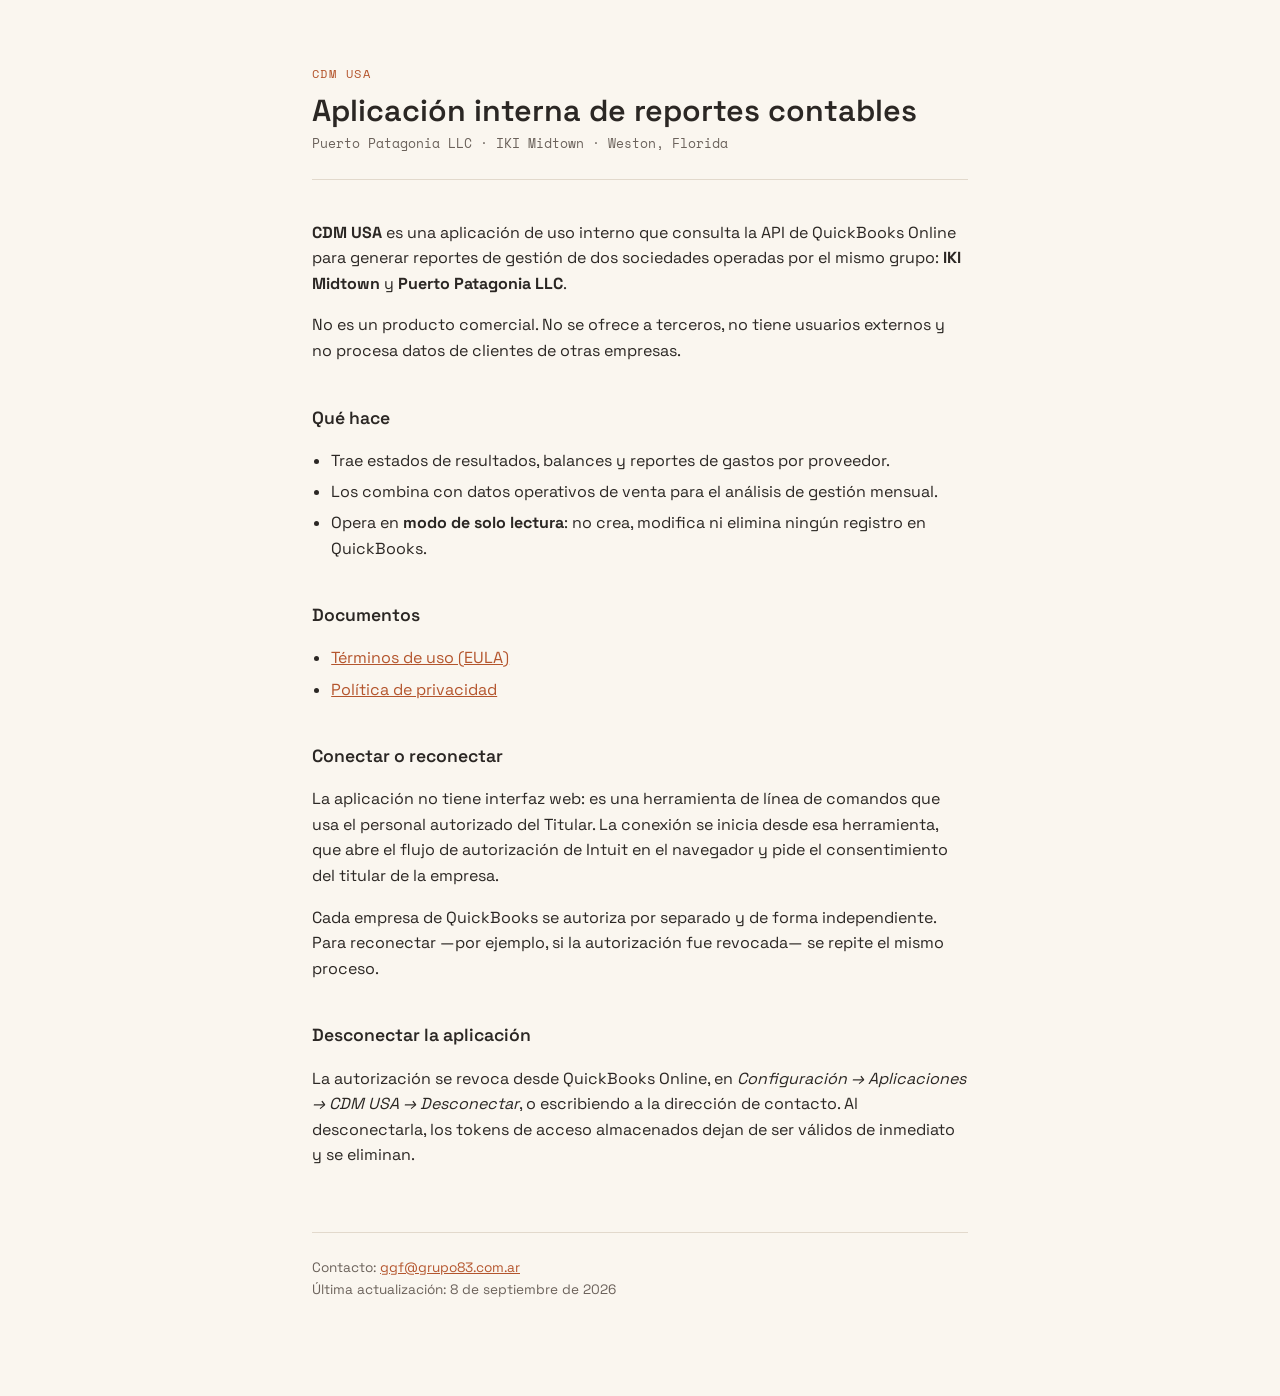
<file: index.html>
<!doctype html><html lang="es"><head>
<meta charset="utf-8">
<meta name="viewport" content="width=device-width,initial-scale=1">
<link rel="preconnect" href="https://fonts.googleapis.com">
<link rel="preconnect" href="https://fonts.gstatic.com" crossorigin>
<link href="https://fonts.googleapis.com/css2?family=Space+Grotesk:wght@400;600&family=Space+Mono:wght@400;700&display=swap" rel="stylesheet">
<link rel="stylesheet" href="./base.css">
<title>CDM USA</title>
</head><body><div class="wrap">
<header>
  <div class="marca">CDM USA</div>
  <h1>Aplicación interna de reportes contables</h1>
  <div class="fecha">Puerto Patagonia LLC · IKI Midtown · Weston, Florida</div>
</header>

<p><strong>CDM USA</strong> es una aplicación de uso interno que consulta la
API de QuickBooks Online para generar reportes de gestión de dos sociedades operadas
por el mismo grupo: <strong>IKI Midtown</strong> y <strong>Puerto Patagonia LLC</strong>.</p>

<p>No es un producto comercial. No se ofrece a terceros, no tiene usuarios externos y
no procesa datos de clientes de otras empresas.</p>

<h2>Qué hace</h2>
<ul>
  <li>Trae estados de resultados, balances y reportes de gastos por proveedor.</li>
  <li>Los combina con datos operativos de venta para el análisis de gestión mensual.</li>
  <li>Opera en <strong>modo de solo lectura</strong>: no crea, modifica ni elimina
      ningún registro en QuickBooks.</li>
</ul>

<h2>Documentos</h2>
<ul>
  <li><a href="./eula.html">Términos de uso (EULA)</a></li>
  <li><a href="./privacy.html">Política de privacidad</a></li>
</ul>

<h2>Conectar o reconectar</h2>
<p>La aplicación no tiene interfaz web: es una herramienta de línea de comandos que
usa el personal autorizado del Titular. La conexión se inicia desde esa herramienta,
que abre el flujo de autorización de Intuit en el navegador y pide el consentimiento
del titular de la empresa.</p>
<p>Cada empresa de QuickBooks se autoriza por separado y de forma independiente. Para
reconectar —por ejemplo, si la autorización fue revocada— se repite el mismo proceso.</p>

<h2>Desconectar la aplicación</h2>
<p>La autorización se revoca desde QuickBooks Online, en
<em>Configuración → Aplicaciones → CDM USA → Desconectar</em>, o escribiendo
a la dirección de contacto. Al desconectarla, los tokens de acceso almacenados dejan de
ser válidos de inmediato y se eliminan.</p>

<footer>
  Contacto: <a href="mailto:ggf@grupo83.com.ar">ggf@grupo83.com.ar</a><br>
  Última actualización: 8 de septiembre de 2026
</footer>
</div></body></html>
</file>
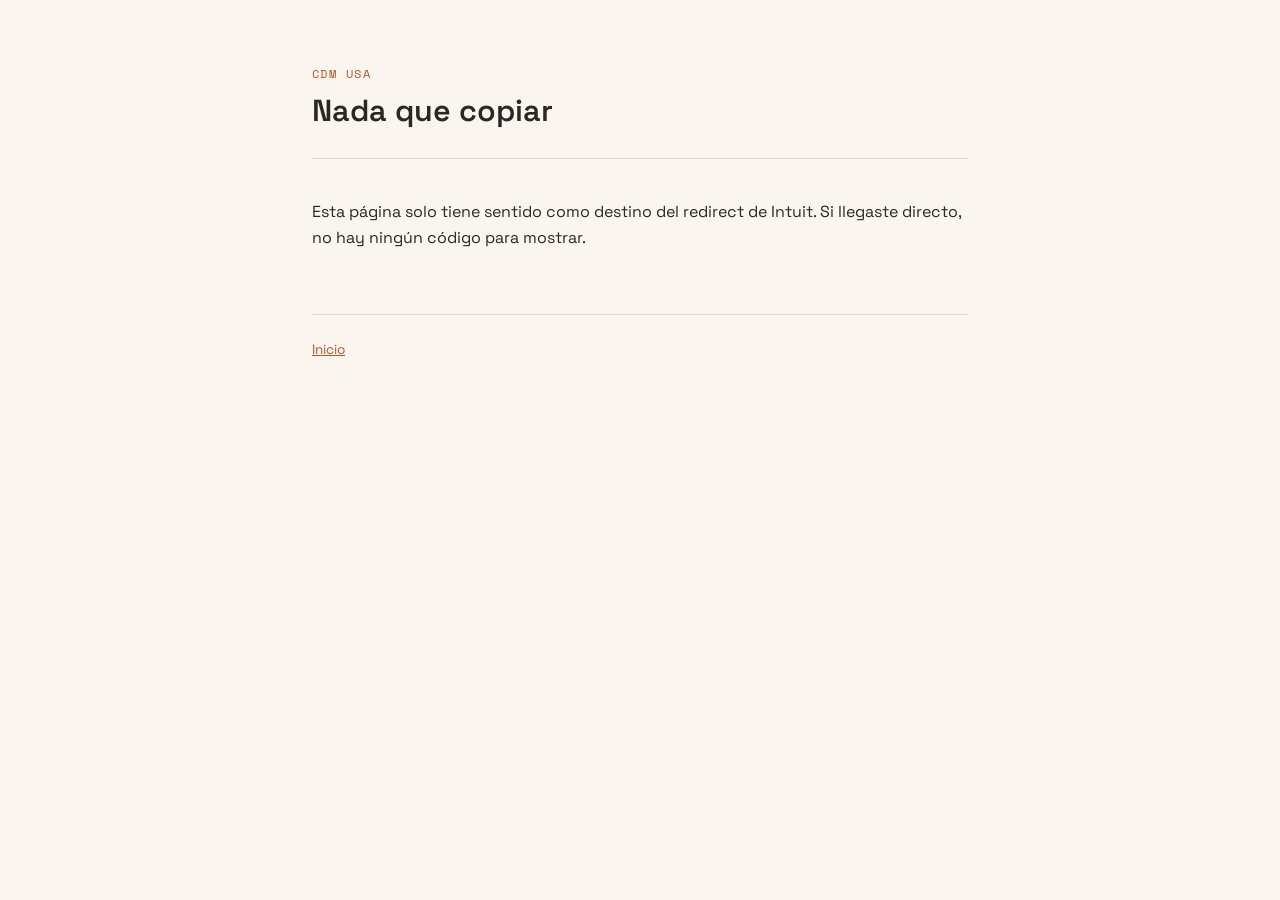
<file: callback.html>
<!doctype html><html lang="es"><head>
<meta charset="utf-8">
<meta name="viewport" content="width=device-width,initial-scale=1">
<link rel="preconnect" href="https://fonts.googleapis.com">
<link rel="preconnect" href="https://fonts.gstatic.com" crossorigin>
<link href="https://fonts.googleapis.com/css2?family=Space+Grotesk:wght@400;600&family=Space+Mono:wght@400;700&display=swap" rel="stylesheet">
<link rel="stylesheet" href="./base.css">
<title>Autorización recibida — CDM USA</title>
<style>
  .caja{border:1px solid var(--linea);background:#fffdf9;border-radius:6px;
    padding:1.1rem;margin:1rem 0}
  .rot{font-family:"Space Mono",monospace;font-size:.7rem;letter-spacing:.1em;
    text-transform:uppercase;color:var(--tenue);margin-bottom:.4rem}
  .val{font-family:"Space Mono",monospace;font-size:.9rem;word-break:break-all;
    line-height:1.5}
  button{font-family:"Space Grotesk",sans-serif;font-size:.9rem;cursor:pointer;
    background:var(--terracota);color:#fff;border:0;border-radius:5px;
    padding:.7rem 1.3rem;margin-top:.5rem}
  button:hover{opacity:.9}
  .err{color:var(--terracota);font-weight:600}
</style>
</head><body><div class="wrap">
<header>
  <div class="marca">CDM USA</div>
  <h1 id="titulo">Autorización recibida</h1>
  <div class="fecha" id="sub">Copiá el bloque de abajo y pegalo en la terminal</div>
</header>
<div id="salida"></div>
<footer><a href="./index.html">Inicio</a></footer>
</div>
<script>
(function(){
  var p = new URLSearchParams(location.search);
  var code = p.get('code'), realm = p.get('realmId'), state = p.get('state');
  var out = document.getElementById('salida');
  var sub = document.getElementById('sub');
  function caja(rot, val){
    return '<div class="caja"><div class="rot">'+rot+'</div><div class="val">'+
      String(val).replace(/[<>&]/g, function(c){
        return {'<':'&lt;','>':'&gt;','&':'&amp;'}[c];}) + '</div></div>';
  }
  if (p.get('error')) {
    document.getElementById('titulo').textContent = 'La autorización falló';
    sub.hidden = true;
    out.innerHTML = '<p class="err">Intuit devolvió: ' + p.get('error') + '</p>' +
      '<p>Volvé a correr el comando de autorización e intentá de nuevo.</p>';
    return;
  }
  if (!code) {
    document.getElementById('titulo').textContent = 'Nada que copiar';
    sub.hidden = true;
    out.innerHTML = '<p>Esta página solo tiene sentido como destino del redirect de ' +
      'Intuit. Si llegaste directo, no hay ningún código para mostrar.</p>';
    return;
  }
  out.innerHTML =
    caja('Sociedad (state)', state || '—') +
    caja('Realm ID (empresa)', realm || '—') +
    caja('Código de autorización', code) +
    '<p>El código vence en pocos minutos y sirve una sola vez.</p>' +
    '<button id="copiar">Copiar la URL completa</button>' +
    '<div id="aviso" class="fecha" style="margin-top:.6rem"></div>';
  document.getElementById('copiar').onclick = function(){
    navigator.clipboard.writeText(location.href).then(function(){
      document.getElementById('aviso').textContent = 'Copiado. Pegalo en la terminal.';
    }, function(){
      document.getElementById('aviso').textContent =
        'No se pudo copiar solo: copiá la barra de direcciones a mano.';
    });
  };
})();
</script>
</body></html>
</file>
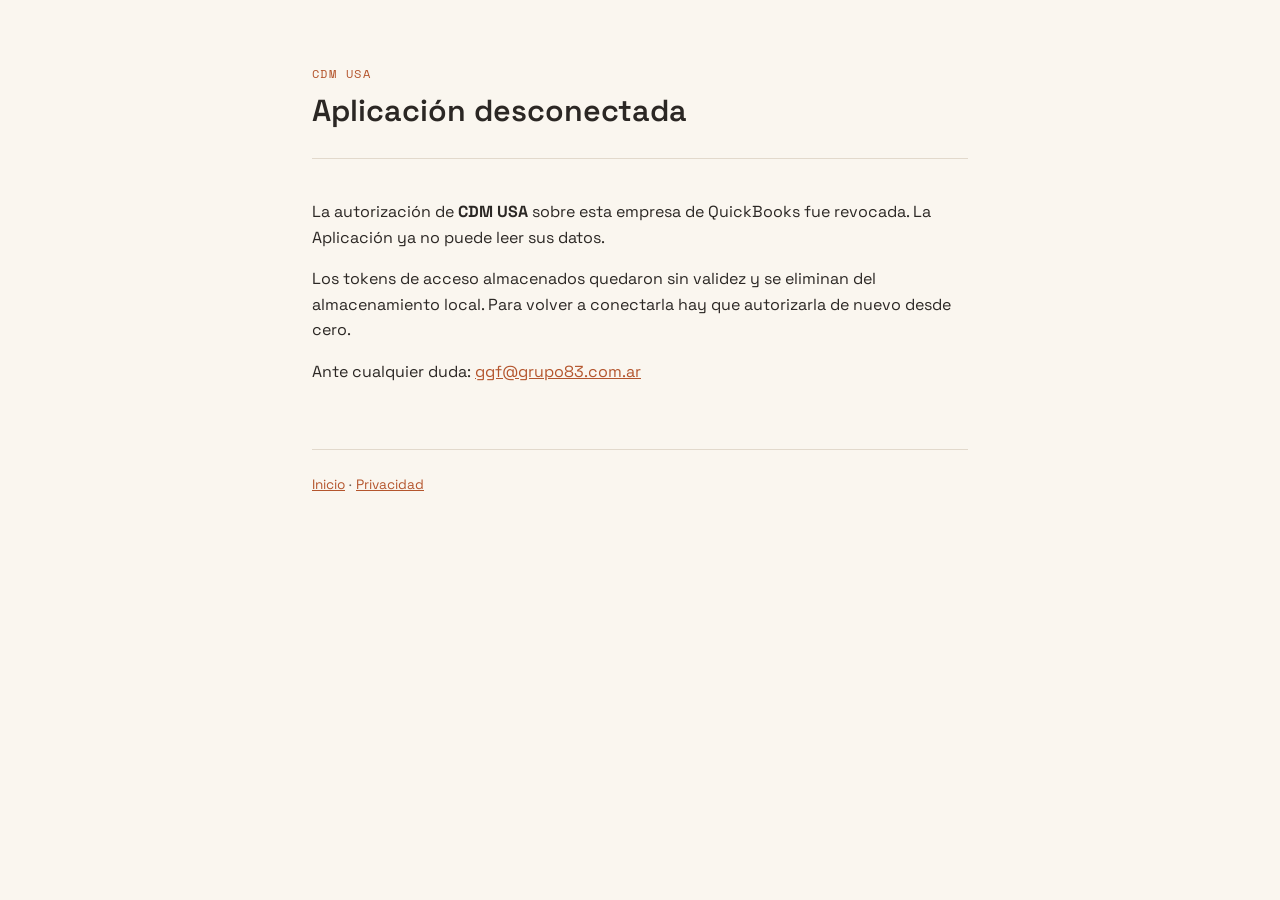
<file: disconnect.html>
<!doctype html><html lang="es"><head>
<meta charset="utf-8">
<meta name="viewport" content="width=device-width,initial-scale=1">
<link rel="preconnect" href="https://fonts.googleapis.com">
<link rel="preconnect" href="https://fonts.gstatic.com" crossorigin>
<link href="https://fonts.googleapis.com/css2?family=Space+Grotesk:wght@400;600&family=Space+Mono:wght@400;700&display=swap" rel="stylesheet">
<link rel="stylesheet" href="./base.css">
<title>Desconectar — CDM USA</title>
</head><body><div class="wrap">
<header>
  <div class="marca">CDM USA</div>
  <h1>Aplicación desconectada</h1>
</header>
<p>La autorización de <strong>CDM USA</strong> sobre esta empresa de QuickBooks
fue revocada. La Aplicación ya no puede leer sus datos.</p>
<p>Los tokens de acceso almacenados quedaron sin validez y se eliminan del almacenamiento
local. Para volver a conectarla hay que autorizarla de nuevo desde cero.</p>
<p>Ante cualquier duda: <a href="mailto:ggf@grupo83.com.ar">ggf@grupo83.com.ar</a></p>
<footer><a href="./index.html">Inicio</a> · <a href="./privacy.html">Privacidad</a></footer>
</div></body></html>
</file>
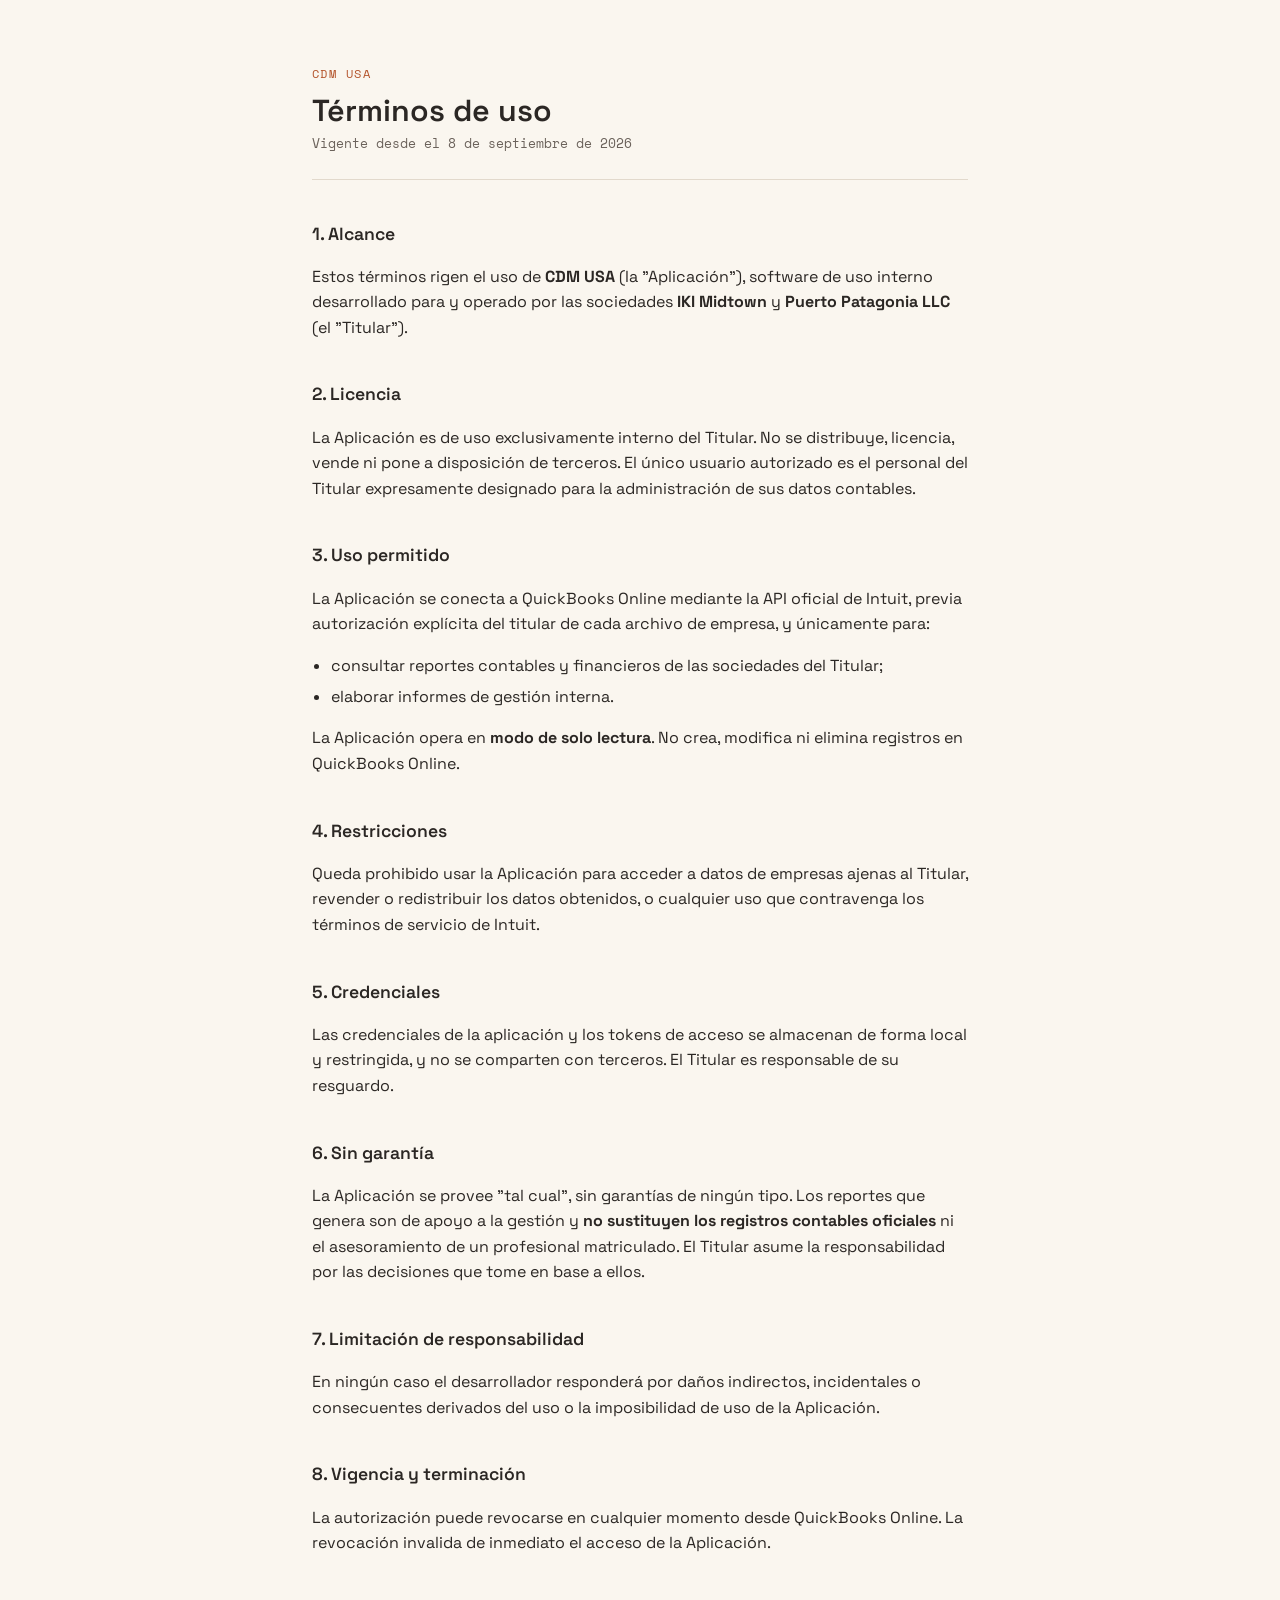
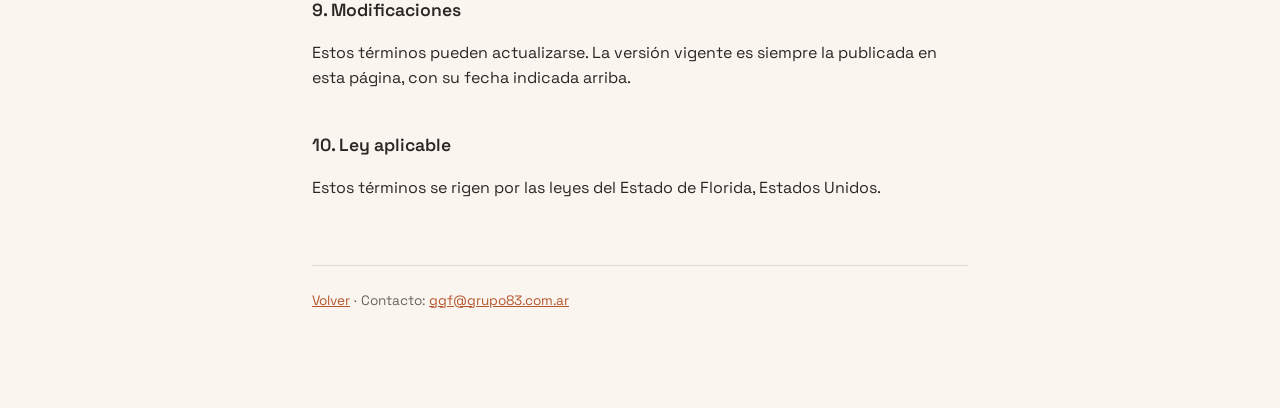
<file: eula.html>
<!doctype html><html lang="es"><head>
<meta charset="utf-8">
<meta name="viewport" content="width=device-width,initial-scale=1">
<link rel="preconnect" href="https://fonts.googleapis.com">
<link rel="preconnect" href="https://fonts.gstatic.com" crossorigin>
<link href="https://fonts.googleapis.com/css2?family=Space+Grotesk:wght@400;600&family=Space+Mono:wght@400;700&display=swap" rel="stylesheet">
<link rel="stylesheet" href="./base.css">
<title>Términos de uso — CDM USA</title>
</head><body><div class="wrap">
<header>
  <div class="marca">CDM USA</div>
  <h1>Términos de uso</h1>
  <div class="fecha">Vigente desde el 8 de septiembre de 2026</div>
</header>

<h2>1. Alcance</h2>
<p>Estos términos rigen el uso de <strong>CDM USA</strong> (la "Aplicación"),
software de uso interno desarrollado para y operado por las sociedades
<strong>IKI Midtown</strong> y <strong>Puerto Patagonia LLC</strong> (el "Titular").</p>

<h2>2. Licencia</h2>
<p>La Aplicación es de uso exclusivamente interno del Titular. No se distribuye, licencia,
vende ni pone a disposición de terceros. El único usuario autorizado es el personal del
Titular expresamente designado para la administración de sus datos contables.</p>

<h2>3. Uso permitido</h2>
<p>La Aplicación se conecta a QuickBooks Online mediante la API oficial de Intuit,
previa autorización explícita del titular de cada archivo de empresa, y únicamente para:</p>
<ul>
  <li>consultar reportes contables y financieros de las sociedades del Titular;</li>
  <li>elaborar informes de gestión interna.</li>
</ul>
<p>La Aplicación opera en <strong>modo de solo lectura</strong>. No crea, modifica ni
elimina registros en QuickBooks Online.</p>

<h2>4. Restricciones</h2>
<p>Queda prohibido usar la Aplicación para acceder a datos de empresas ajenas al Titular,
revender o redistribuir los datos obtenidos, o cualquier uso que contravenga los términos
de servicio de Intuit.</p>

<h2>5. Credenciales</h2>
<p>Las credenciales de la aplicación y los tokens de acceso se almacenan de forma local y
restringida, y no se comparten con terceros. El Titular es responsable de su resguardo.</p>

<h2>6. Sin garantía</h2>
<p>La Aplicación se provee "tal cual", sin garantías de ningún tipo. Los reportes que
genera son de apoyo a la gestión y <strong>no sustituyen los registros contables
oficiales</strong> ni el asesoramiento de un profesional matriculado. El Titular asume la
responsabilidad por las decisiones que tome en base a ellos.</p>

<h2>7. Limitación de responsabilidad</h2>
<p>En ningún caso el desarrollador responderá por daños indirectos, incidentales o
consecuentes derivados del uso o la imposibilidad de uso de la Aplicación.</p>

<h2>8. Vigencia y terminación</h2>
<p>La autorización puede revocarse en cualquier momento desde QuickBooks Online. La
revocación invalida de inmediato el acceso de la Aplicación.</p>

<h2>9. Modificaciones</h2>
<p>Estos términos pueden actualizarse. La versión vigente es siempre la publicada en
esta página, con su fecha indicada arriba.</p>

<h2>10. Ley aplicable</h2>
<p>Estos términos se rigen por las leyes del Estado de Florida, Estados Unidos.</p>

<footer>
  <a href="./index.html">Volver</a> · Contacto:
  <a href="mailto:ggf@grupo83.com.ar">ggf@grupo83.com.ar</a>
</footer>
</div></body></html>
</file>
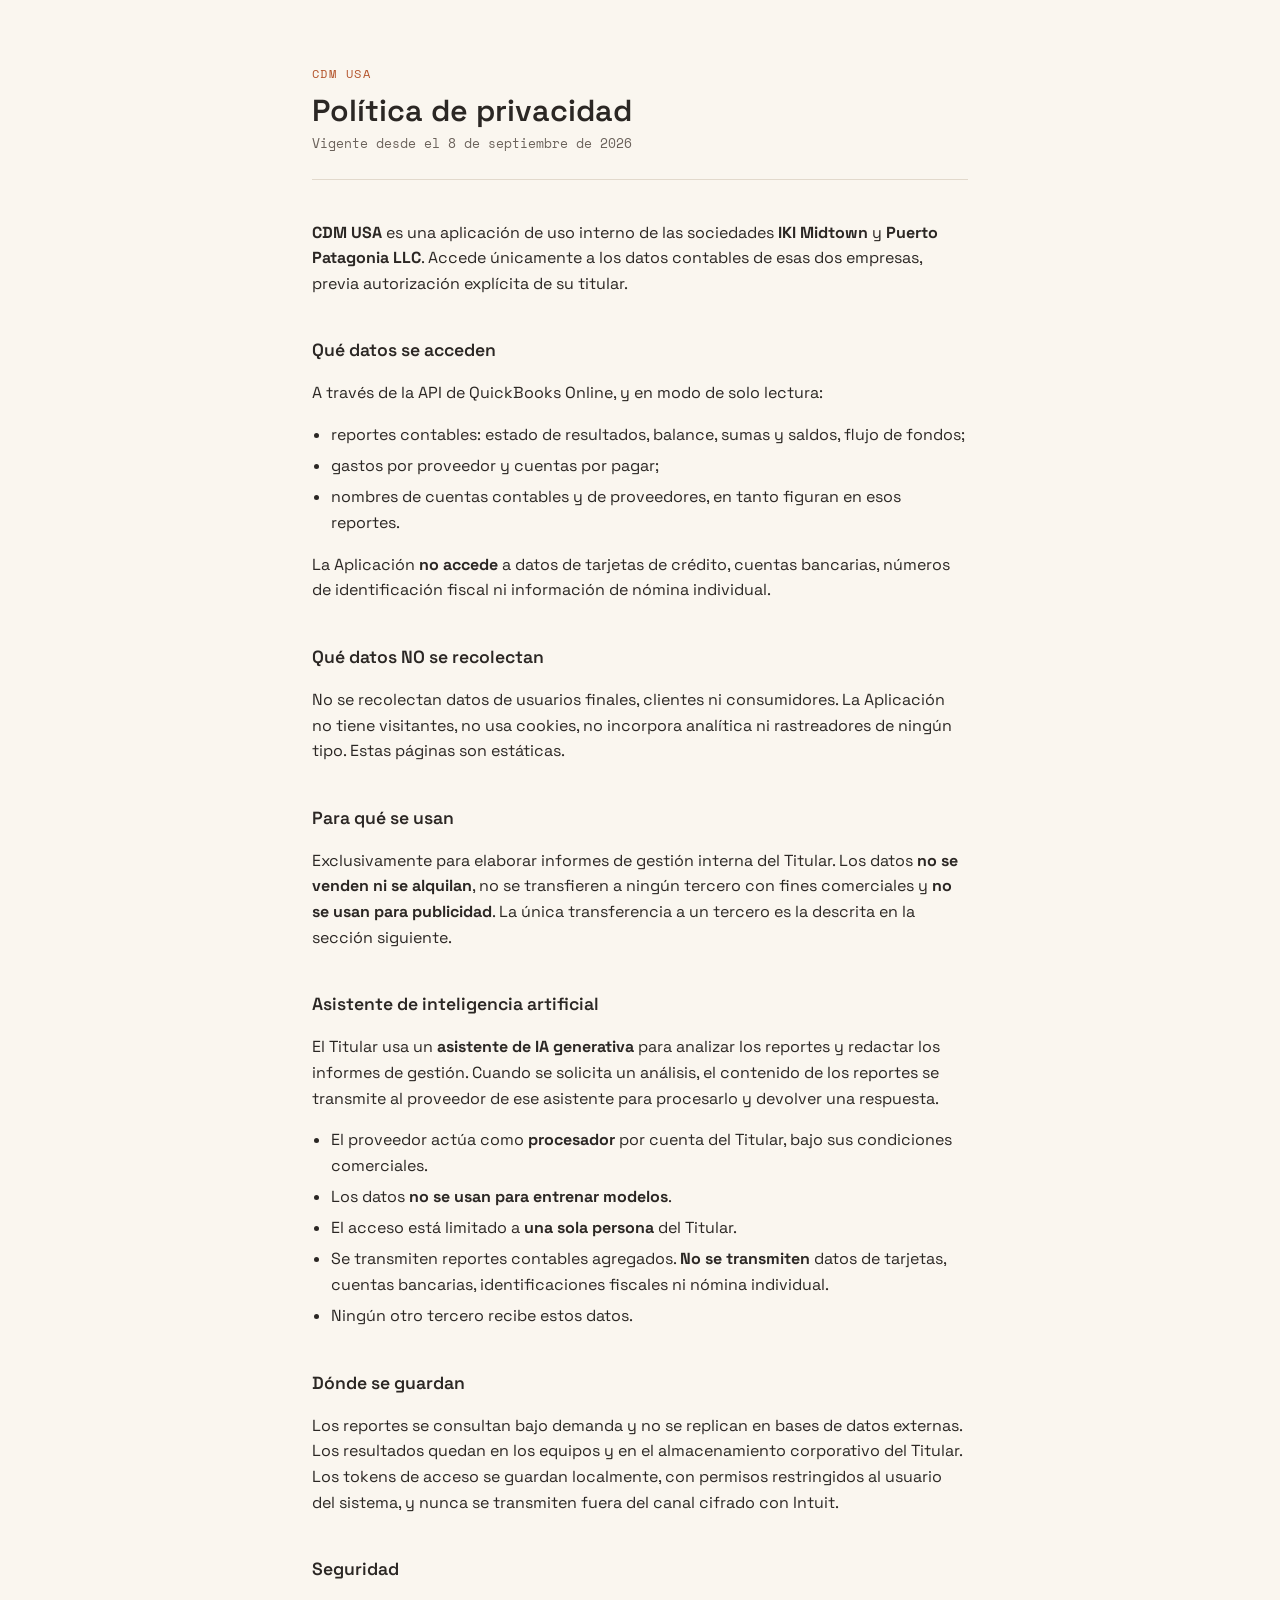
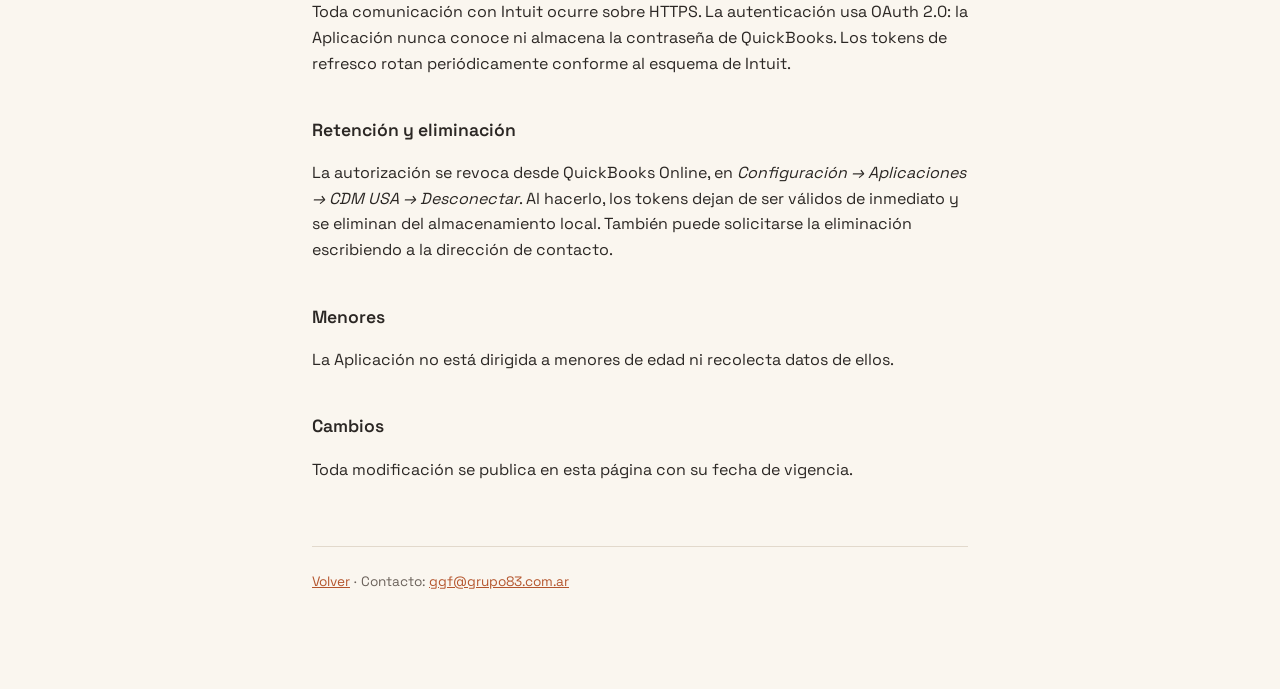
<file: privacy.html>
<!doctype html><html lang="es"><head>
<meta charset="utf-8">
<meta name="viewport" content="width=device-width,initial-scale=1">
<link rel="preconnect" href="https://fonts.googleapis.com">
<link rel="preconnect" href="https://fonts.gstatic.com" crossorigin>
<link href="https://fonts.googleapis.com/css2?family=Space+Grotesk:wght@400;600&family=Space+Mono:wght@400;700&display=swap" rel="stylesheet">
<link rel="stylesheet" href="./base.css">
<title>Política de privacidad — CDM USA</title>
</head><body><div class="wrap">
<header>
  <div class="marca">CDM USA</div>
  <h1>Política de privacidad</h1>
  <div class="fecha">Vigente desde el 8 de septiembre de 2026</div>
</header>

<p><strong>CDM USA</strong> es una aplicación de uso interno de las sociedades
<strong>IKI Midtown</strong> y <strong>Puerto Patagonia LLC</strong>. Accede únicamente a
los datos contables de esas dos empresas, previa autorización explícita de su titular.</p>

<h2>Qué datos se acceden</h2>
<p>A través de la API de QuickBooks Online, y en modo de solo lectura:</p>
<ul>
  <li>reportes contables: estado de resultados, balance, sumas y saldos, flujo de fondos;</li>
  <li>gastos por proveedor y cuentas por pagar;</li>
  <li>nombres de cuentas contables y de proveedores, en tanto figuran en esos reportes.</li>
</ul>
<p>La Aplicación <strong>no accede</strong> a datos de tarjetas de crédito, cuentas
bancarias, números de identificación fiscal ni información de nómina individual.</p>

<h2>Qué datos NO se recolectan</h2>
<p>No se recolectan datos de usuarios finales, clientes ni consumidores. La Aplicación no
tiene visitantes, no usa cookies, no incorpora analítica ni rastreadores de ningún tipo.
Estas páginas son estáticas.</p>

<h2>Para qué se usan</h2>
<p>Exclusivamente para elaborar informes de gestión interna del Titular. Los datos
<strong>no se venden ni se alquilan</strong>, no se transfieren a ningún tercero con
fines comerciales y <strong>no se usan para publicidad</strong>. La única transferencia
a un tercero es la descrita en la sección siguiente.</p>

<h2>Asistente de inteligencia artificial</h2>
<p>El Titular usa un <strong>asistente de IA generativa</strong> para analizar los
reportes y redactar los informes de gestión. Cuando se solicita un análisis, el contenido
de los reportes se transmite al proveedor de ese asistente para procesarlo y devolver una
respuesta.</p>
<ul>
  <li>El proveedor actúa como <strong>procesador</strong> por cuenta del Titular, bajo sus
      condiciones comerciales.</li>
  <li>Los datos <strong>no se usan para entrenar modelos</strong>.</li>
  <li>El acceso está limitado a <strong>una sola persona</strong> del Titular.</li>
  <li>Se transmiten reportes contables agregados. <strong>No se transmiten</strong> datos
      de tarjetas, cuentas bancarias, identificaciones fiscales ni nómina individual.</li>
  <li>Ningún otro tercero recibe estos datos.</li>
</ul>

<h2>Dónde se guardan</h2>
<p>Los reportes se consultan bajo demanda y no se replican en bases de datos externas.
Los resultados quedan en los equipos y en el almacenamiento corporativo del Titular.
Los tokens de acceso se guardan localmente, con permisos restringidos al usuario del
sistema, y nunca se transmiten fuera del canal cifrado con Intuit.</p>

<h2>Seguridad</h2>
<p>Toda comunicación con Intuit ocurre sobre HTTPS. La autenticación usa OAuth 2.0: la
Aplicación nunca conoce ni almacena la contraseña de QuickBooks. Los tokens de refresco
rotan periódicamente conforme al esquema de Intuit.</p>

<h2>Retención y eliminación</h2>
<p>La autorización se revoca desde QuickBooks Online, en <em>Configuración → Aplicaciones
→ CDM USA → Desconectar</em>. Al hacerlo, los tokens dejan de ser válidos de
inmediato y se eliminan del almacenamiento local. También puede solicitarse la eliminación
escribiendo a la dirección de contacto.</p>

<h2>Menores</h2>
<p>La Aplicación no está dirigida a menores de edad ni recolecta datos de ellos.</p>

<h2>Cambios</h2>
<p>Toda modificación se publica en esta página con su fecha de vigencia.</p>

<footer>
  <a href="./index.html">Volver</a> · Contacto:
  <a href="mailto:ggf@grupo83.com.ar">ggf@grupo83.com.ar</a>
</footer>
</div></body></html>
</file>
<file: base.css>
/* Grupo 83 Reporting — hoja compartida */
:root{
  --papel:#faf6ef; --tinta:#2b2724; --tenue:#6b625b;
  --terracota:#b4552d; --linea:#e2d9cc;
}
*{box-sizing:border-box}
body{
  margin:0; background:var(--papel); color:var(--tinta);
  font-family:"Space Grotesk",-apple-system,BlinkMacSystemFont,"Segoe UI",sans-serif;
  line-height:1.6; font-size:16px;
}
.wrap{max-width:44rem;margin:0 auto;padding:4rem 1.5rem 6rem}
header{border-bottom:1px solid var(--linea);padding-bottom:1.5rem;margin-bottom:2.5rem}
.marca{font-family:"Space Mono",ui-monospace,SFMono-Regular,Menlo,monospace;
  font-size:.75rem;letter-spacing:.12em;text-transform:uppercase;color:var(--terracota)}
h1{font-size:1.9rem;line-height:1.2;margin:.6rem 0 .3rem;font-weight:600}
h2{font-size:1.1rem;margin:2.5rem 0 .6rem;font-weight:600}
.fecha{font-family:"Space Mono",monospace;font-size:.8rem;color:var(--tenue)}
p,li{color:var(--tinta)}
ul{padding-left:1.2rem}
li{margin:.35rem 0}
a{color:var(--terracota)}
footer{margin-top:4rem;padding-top:1.5rem;border-top:1px solid var(--linea);
  font-size:.85rem;color:var(--tenue)}
code{font-family:"Space Mono",monospace;font-size:.9em;background:#f0e9de;
  padding:.15em .4em;border-radius:3px}
</file>
